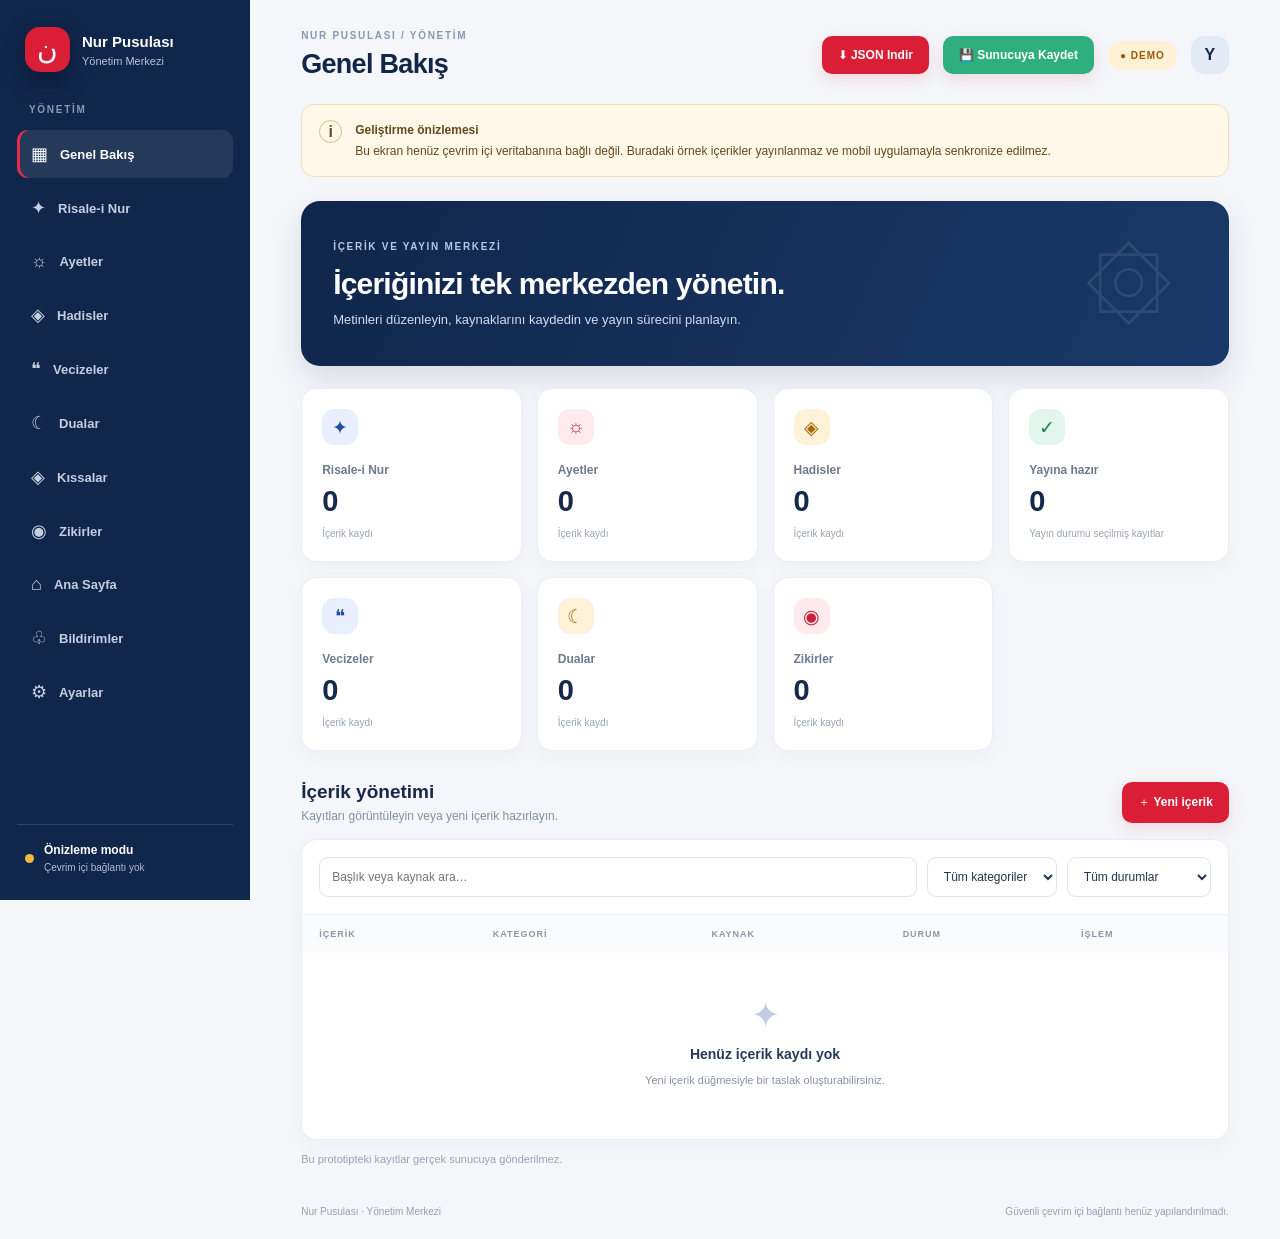
<file: admin/index.html>
<!doctype html>
<html lang="tr">
<head>
  <meta charset="utf-8">
  <meta name="viewport" content="width=device-width, initial-scale=1">
  <meta name="theme-color" content="#10264b">
  <title>Nur Pusulası | Yönetim Merkezi</title>
  <link rel="stylesheet" href="styles.css">
</head>
<body>
  <aside class="sidebar">
    <div class="brand">
      <div class="brand-mark">ن</div>
      <div><strong>Nur Pusulası</strong><small>Yönetim Merkezi</small></div>
    </div>
    <div class="nav-label">YÖNETİM</div>
    <button class="nav active" data-page="overview">▦ <span>Genel Bakış</span></button>
    <button class="nav" data-page="risale">✦ <span>Risale-i Nur</span></button>
    <button class="nav" data-page="ayet">☼ <span>Ayetler</span></button>
    <button class="nav" data-page="hadis">◈ <span>Hadisler</span></button>
    <button class="nav" data-page="vecize">❝ <span>Vecizeler</span></button>
    <button class="nav" data-page="dua">☾ <span>Dualar</span></button>
    <button class="nav" data-page="kissa">◈ <span>Kıssalar</span></button>
    <button class="nav" data-page="zikir">◉ <span>Zikirler</span></button>
    <button class="nav" data-page="home">⌂ <span>Ana Sayfa</span></button>
    <button class="nav" data-page="notifications">♧ <span>Bildirimler</span></button>
    <button class="nav" data-page="settings">⚙ <span>Ayarlar</span></button>
    <div class="sidebar-bottom">
      <span class="status-dot"></span>
      <div><strong>Önizleme modu</strong><small>Çevrim içi bağlantı yok</small></div>
    </div>
  </aside>

  <main class="main">
    <header class="topbar">
      <div>
        <div class="eyebrow">NUR PUSULASI / YÖNETİM</div>
        <h1 id="pageTitle">Genel Bakış</h1>
      </div>
      <div class="top-actions">
        <button class="primary" id="exportAll" title="Tum kayitlari JSON olarak indir">⬇ JSON Indir</button>
        <button class="primary" id="saveToServer" title="Yerel sunucuya kaydet" style="background:#2FAE7F;">💾 Sunucuya Kaydet</button>
        <span class="preview-badge">● DEMO</span>
        <div class="avatar">Y</div>
      </div>
    </header>

    <section class="notice">
      <span class="notice-icon">i</span>
      <div><strong>Geliştirme önizlemesi</strong>
        <p>Bu ekran henüz çevrim içi veritabanına bağlı değil. Buradaki örnek içerikler yayınlanmaz ve mobil uygulamayla senkronize edilmez.</p>
      </div>
    </section>

    <section id="overviewPage" class="page">
      <div class="welcome">
        <div><span class="eyebrow light">İÇERİK VE YAYIN MERKEZİ</span>
          <h2>İçeriğinizi tek merkezden yönetin.</h2>
          <p>Metinleri düzenleyin, kaynaklarını kaydedin ve yayın sürecini planlayın.</p>
        </div>
        <div class="welcome-symbol">۞</div>
      </div>

      <div class="stats">
        <article class="stat-card"><span class="stat-icon blue">✦</span><span class="stat-label">Risale-i Nur</span><strong id="risaleCount">0</strong><small>İçerik kaydı</small></article>
        <article class="stat-card"><span class="stat-icon red">☼</span><span class="stat-label">Ayetler</span><strong id="ayetCount">0</strong><small>İçerik kaydı</small></article>
        <article class="stat-card"><span class="stat-icon gold">◈</span><span class="stat-label">Hadisler</span><strong id="hadisCount">0</strong><small>İçerik kaydı</small></article>
        <article class="stat-card"><span class="stat-icon green">✓</span><span class="stat-label">Yayına hazır</span><strong id="publishedCount">0</strong><small>Yayın durumu seçilmiş kayıtlar</small></article>
        <article class="stat-card"><span class="stat-icon blue">❝</span><span class="stat-label">Vecizeler</span><strong id="vecizeCount">0</strong><small>İçerik kaydı</small></article>
        <article class="stat-card"><span class="stat-icon gold">☾</span><span class="stat-label">Dualar</span><strong id="duaCount">0</strong><small>İçerik kaydı</small></article>
        <article class="stat-card"><span class="stat-icon red">◉</span><span class="stat-label">Zikirler</span><strong id="zikirCount">0</strong><small>İçerik kaydı</small></article>
      </div>

      <div class="section-heading">
        <div><h2>İçerik yönetimi</h2><p>Kayıtları görüntüleyin veya yeni içerik hazırlayın.</p></div>
        <button class="primary" id="newContent">＋ Yeni içerik</button>
      </div>

      <div class="panel">
        <div class="filters">
          <input id="searchInput" type="search" placeholder="Başlık veya kaynak ara…">
          <select id="categoryFilter">
            <option value="all">Tüm kategoriler</option>
            <option value="risale">Risale-i Nur</option>
            <option value="ayet">Ayet</option>
            <option value="hadis">Hadis</option>
            <option value="vecize">Vecize</option>
            <option value="dua">Dua</option>
            <option value="kissa">Kıssa</option>
            <option value="zikir">Zikir</option>
          </select>
          <select id="statusFilter">
            <option value="all">Tüm durumlar</option>
            <option value="draft">Taslak</option>
            <option value="published">Yayınlandı (demo)</option>
          </select>
        </div>
        <div class="table-wrap">
          <table>
            <thead><tr><th>İÇERİK</th><th>KATEGORİ</th><th>KAYNAK</th><th>DURUM</th><th>İŞLEM</th></tr></thead>
            <tbody id="contentRows"></tbody>
          </table>
          <div id="emptyState" class="empty-state">
            <div class="empty-symbol">✦</div>
            <strong>Henüz içerik kaydı yok</strong>
            <p>Yeni içerik düğmesiyle bir taslak oluşturabilirsiniz.</p>
          </div>
        </div>
      </div>
      <p class="footnote">Bu prototipteki kayıtlar gerçek sunucuya gönderilmez.</p>
    </section>

    <section id="editorPage" class="page hidden">
      <div class="section-heading">
        <div><h2 id="editorHeading">Yeni içerik</h2><p>Metni ve kaynak bilgilerini dikkatle kontrol edin.</p></div>
        <button class="secondary" id="cancelEditor">← Listeye dön</button>
      </div>
      <form id="contentForm" class="editor-grid">
        <input type="hidden" id="recordId">
        <div class="panel editor-main">
          <label>İçerik başlığı<input id="title" required maxlength="180" placeholder="Örn. Tefekkür ve şükür"></label>
          <label>Kategori
            <select id="category" required>
              <option value="risale">Risale-i Nur</option>
              <option value="ayet">Ayet</option>
              <option value="hadis">Hadis</option>
              <option value="vecize">Vecize</option>
              <option value="dua">Dua</option>
              <option value="kissa">Kıssa</option>
              <option value="zikir">Zikir</option>
            </select>
          </label>
          <div id="ottomanGroup" style="display:block">
            <label>Osmanlıca asıl metin
              <textarea id="ottoman" rows="5" dir="rtl" lang="ota" placeholder="Kaynağı doğrulanmış asıl metni buraya girin."></textarea>
              <small class="field-hint">Metni doğrulanmış kaynaktan aktarın; modern yazımı asıl metin olarak göstermeyin.</small>
            </label>
          </div>
          <label>Günümüz Türkçesi / anlamı
            <textarea id="modern" rows="5" required placeholder="Metnin günümüz Türkçesindeki karşılığı"></textarea>
          </label>
          <label>Tefekkür ve açıklama
            <textarea id="reflection" rows="4" placeholder="Asıl metinden ayrı, editör tarafından hazırlanmış açıklama"></textarea>
          </label>
        </div>
        <div class="panel editor-side">
          <h3>Kaynak ve yayın</h3>
          <label>Eser / kaynak adı<input id="source" required placeholder="Eser, bölüm veya kaynak"></label>
          <label>Sayfa / bölüm / numara<input id="reference" placeholder="Baskıya göre doğrulayın"></label>
          <label>Kaynak bağlantısı<input id="sourceUrl" type="url" placeholder="https://…"></label>
          <label>Yayın durumu
            <select id="status"><option value="draft">Taslak</option><option value="published">Yayınlandı (demo)</option></select>
          </label>
          <div class="source-warning">Kaynak alanlarını doldurmak, alıntının doğruluğunu otomatik olarak kanıtlamaz. Yayın öncesinde asıl eserle karşılaştırın.</div>
          <button class="primary full" type="submit">Taslağı kaydet</button>
          <button class="secondary full" type="button" id="deleteRecord">Kaydı sil</button>
        </div>
      </form>
    </section>

    <section id="placeholderPage" class="page hidden">
      <div class="panel coming-soon">
        <div class="empty-symbol">۞</div>
        <h2 id="placeholderTitle">Bölüm hazırlanıyor</h2>
        <p>Bu alanın yönetim işlevleri sonraki geliştirme adımında eklenecek.</p>
      </div>
    </section>

    <footer>Nur Pusulası · Yönetim Merkezi <span>Güvenli çevrim içi bağlantı henüz yapılandırılmadı.</span></footer>
  </main>

  <script src="app.js"></script>
</body>
</html>
</file>
<file: admin/styles.css>
﻿:root{font-family:"Segoe UI",Arial,sans-serif;color:#18243b;background:#f4f6fa;font-synthesis:none}
*{box-sizing:border-box}body{margin:0;min-height:100vh}.sidebar{position:fixed;inset:0 auto 0 0;width:250px;background:#10264b;color:#fff;padding:27px 17px;display:flex;flex-direction:column;z-index:2}
.brand{display:flex;align-items:center;gap:12px;padding:0 8px 32px}.brand-mark{display:grid;place-items:center;width:45px;height:45px;border-radius:15px;background:#d91e36;font-size:28px;color:white;box-shadow:0 8px 20px #07152b88}.brand strong,.brand small,.sidebar-bottom strong,.sidebar-bottom small{display:block}.brand strong{font-size:15px}.brand small{font-size:11px;color:#b7c4dc;margin-top:5px}.nav-label,.eyebrow{font-size:10px;letter-spacing:1.7px;font-weight:800;color:#8998b2}.nav-label{padding:0 12px 12px}.nav{width:100%;border:0;background:transparent;color:#c4cee0;text-align:left;padding:13px 14px;border-radius:11px;margin:3px 0;display:flex;gap:12px;align-items:center;font-size:18px;cursor:pointer}.nav span{font-size:13px;font-weight:600}.nav:hover,.nav.active{background:#ffffff16;color:white}.nav.active{box-shadow:inset 3px 0 #e72d45}.sidebar-bottom{margin-top:auto;border-top:1px solid #ffffff22;padding:18px 8px 0;display:flex;gap:10px;align-items:center}.sidebar-bottom strong{font-size:12px}.sidebar-bottom small{font-size:10px;color:#afbdd4;margin-top:5px}.status-dot{width:9px;height:9px;border-radius:50%;background:#f4b740}
.main{margin-left:250px;padding:30px clamp(20px,4vw,55px) 22px;max-width:1600px}.topbar{display:flex;justify-content:space-between;align-items:center;margin-bottom:24px}.topbar h1{margin:8px 0 0;font-size:27px;letter-spacing:-.7px;color:#12264a}.top-actions{display:flex;align-items:center;gap:14px}.preview-badge{font-size:10px;font-weight:800;letter-spacing:1px;color:#9a5d05;background:#fff1d6;border-radius:20px;padding:9px 12px}.avatar{display:grid;place-items:center;width:38px;height:38px;border-radius:13px;background:#e4eaf5;color:#10264b;font-weight:800}
.notice{display:flex;gap:13px;align-items:flex-start;background:#fff8e9;border:1px solid #f0dfbd;border-radius:13px;padding:15px 17px;margin-bottom:24px;color:#65491d}.notice-icon{display:grid;place-items:center;border:1px solid #d9bc83;border-radius:50%;width:23px;height:23px;flex:none;font-weight:800}.notice strong{font-size:12px}.notice p{font-size:12px;line-height:1.6;margin:4px 0 0}
.welcome{position:relative;overflow:hidden;display:flex;justify-content:space-between;align-items:center;padding:30px 32px;border-radius:19px;color:#fff;background:linear-gradient(115deg,#10264b,#1a3968);box-shadow:0 13px 30px #10264b20}.eyebrow.light{color:#b6c6e3}.welcome h2{font-size:clamp(21px,2.4vw,30px);letter-spacing:-.8px;margin:13px 0 8px}.welcome p{margin:0;color:#d1dbee;font-size:13px;line-height:1.7}.welcome-symbol{font-size:90px;color:#ffffff18;padding:0 25px}
.stats{display:grid;grid-template-columns:repeat(4,minmax(0,1fr));gap:15px;margin:22px 0 30px}.stat-card,.panel{background:#fff;border:1px solid #e9edf4;border-radius:15px;box-shadow:0 6px 20px #15274708}.stat-card{padding:20px;position:relative;min-width:0}.stat-icon{display:grid;place-items:center;width:36px;height:36px;border-radius:12px;font-size:19px;margin-bottom:18px}.blue{background:#e9efff;color:#244d9a}.red{background:#ffeaed;color:#c5233a}.gold{background:#fff2d8;color:#a66a0b}.green{background:#e2f6ed;color:#168157}.stat-label{display:block;font-size:12px;color:#6e7a8e;font-weight:600}.stat-card strong{display:block;font-size:29px;margin:8px 0 5px;color:#17294b}.stat-card small{font-size:10px;color:#9aa3b2}
.section-heading{display:flex;justify-content:space-between;align-items:center;gap:15px;margin:0 0 16px}.section-heading h2{margin:0;font-size:19px;color:#17294b}.section-heading p{margin:6px 0 0;color:#8490a2;font-size:12px}
button{font-family:inherit;cursor:pointer}.primary,.secondary{border:0;border-radius:10px;padding:12px 16px;font-size:12px;font-weight:750}.primary{color:white;background:#d91e36;box-shadow:0 6px 15px #d91e3620}.primary:hover{background:#bd182d}.secondary{background:#edf1f7;color:#253754}.full{width:100%;margin-top:10px}
.filters{display:flex;gap:10px;padding:17px;border-bottom:1px solid #edf0f5}.filters input{flex:1;min-width:130px}.filters input,.filters select,input,textarea,form select{font:inherit;font-size:12px;padding:11px 12px;border:1px solid #e0e5ee;border-radius:9px;background:#fff;color:#26344c;outline:none}.filters input:focus,input:focus,textarea:focus,select:focus{border-color:#536fa2;box-shadow:0 0 0 3px #536fa219}
.table-wrap{overflow-x:auto}table{border-collapse:collapse;width:100%;text-align:left}th{background:#fafbfd;color:#8b96a7;font-size:9px;letter-spacing:1px;font-weight:800;padding:14px 17px;white-space:nowrap}td{padding:15px 17px;border-top:1px solid #eef1f5;font-size:12px;color:#59677c}td strong{display:block;color:#1c2d4b;font-size:12px;margin-bottom:4px}td small{color:#939eae;font-size:10px}.tag{display:inline-block;padding:6px 9px;border-radius:20px;font-size:10px;font-weight:700;background:#edf1f8;color:#425675}.tag.published{background:#e4f6ed;color:#19734d}.row-action{border:1px solid #e0e6ef;background:#fff;color:#263b60;border-radius:7px;padding:7px 10px;font-weight:700;font-size:11px}.empty-state{text-align:center;padding:42px 15px;color:#8792a4}.empty-state strong{color:#293b59;font-size:14px}.empty-state p,.footnote{font-size:11px}.empty-symbol{font-size:35px;color:#c2cce0;margin-bottom:10px}.footnote{color:#98a2b1;margin-top:13px}
.hidden{display:none!important}.editor-grid{display:grid;grid-template-columns:minmax(0,1.7fr) minmax(240px,1fr);gap:18px}.editor-main,.editor-side{padding:22px;min-width:0}.editor-main label,.editor-side label{display:block;font-size:12px;font-weight:750;color:#34435c;margin-bottom:18px}.editor-main input,.editor-main select,.editor-main textarea,.editor-side input,.editor-side select{display:block;width:100%;margin-top:8px}.editor-main textarea{resize:vertical;line-height:1.7}.field-hint{display:block;color:#8a95a7;font-size:10px;font-weight:400;line-height:1.6;margin-top:7px}.editor-side h3{margin:0 0 22px;color:#17294b;font-size:15px}.source-warning{padding:12px;border-radius:9px;background:#fff5e4;color:#8b6222;font-size:10px;line-height:1.7}.coming-soon{text-align:center;padding:65px 20px}.coming-soon h2{color:#17294b}.coming-soon p{color:#8390a3;font-size:13px}footer{display:flex;justify-content:space-between;gap:15px;color:#98a1b0;font-size:10px;padding-top:30px}footer span{text-align:right}
@media(max-width:1100px){.sidebar{width:210px}.main{margin-left:210px;padding:24px}.stats{grid-template-columns:repeat(2,minmax(0,1fr))}.editor-grid{grid-template-columns:1fr}}
@media(max-width:700px){.sidebar{position:static;width:auto;padding:14px;display:block}.brand{padding-bottom:14px}.nav-label,.sidebar-bottom{display:none}.sidebar{display:flex;flex-direction:row;flex-wrap:wrap;gap:4px}.brand{width:100%}.nav{width:auto;flex:1;padding:10px;justify-content:center}.nav span{font-size:11px}.main{margin:0;padding:20px 13px}.topbar h1{font-size:23px}.welcome{padding:23px 20px}.welcome-symbol{display:none}.stats{gap:9px}.stat-card{padding:14px}.stat-card strong{font-size:25px}.filters{flex-wrap:wrap;padding:12px}.filters input,.filters select{width:100%}.section-heading{align-items:flex-start}.section-heading .primary{white-space:nowrap;padding:11px}footer{flex-direction:column}footer span{text-align:left}}
</file>
